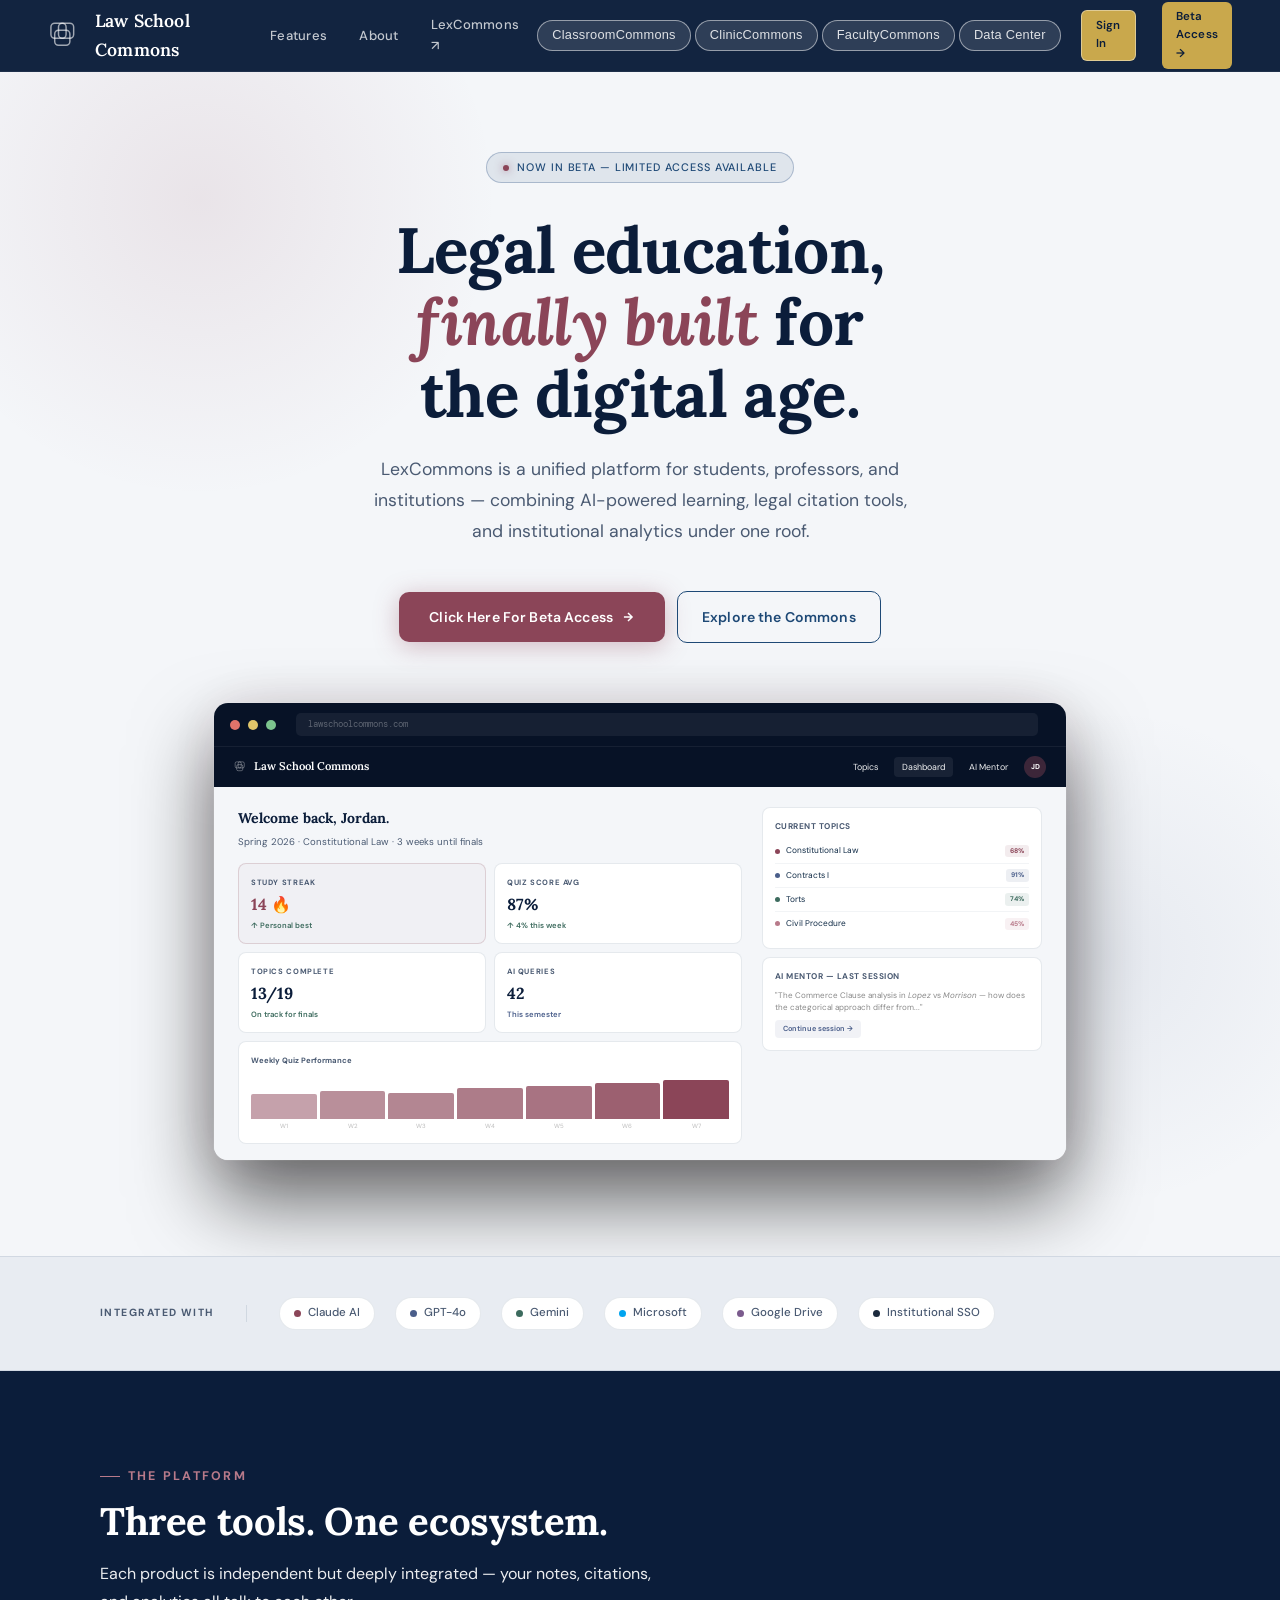
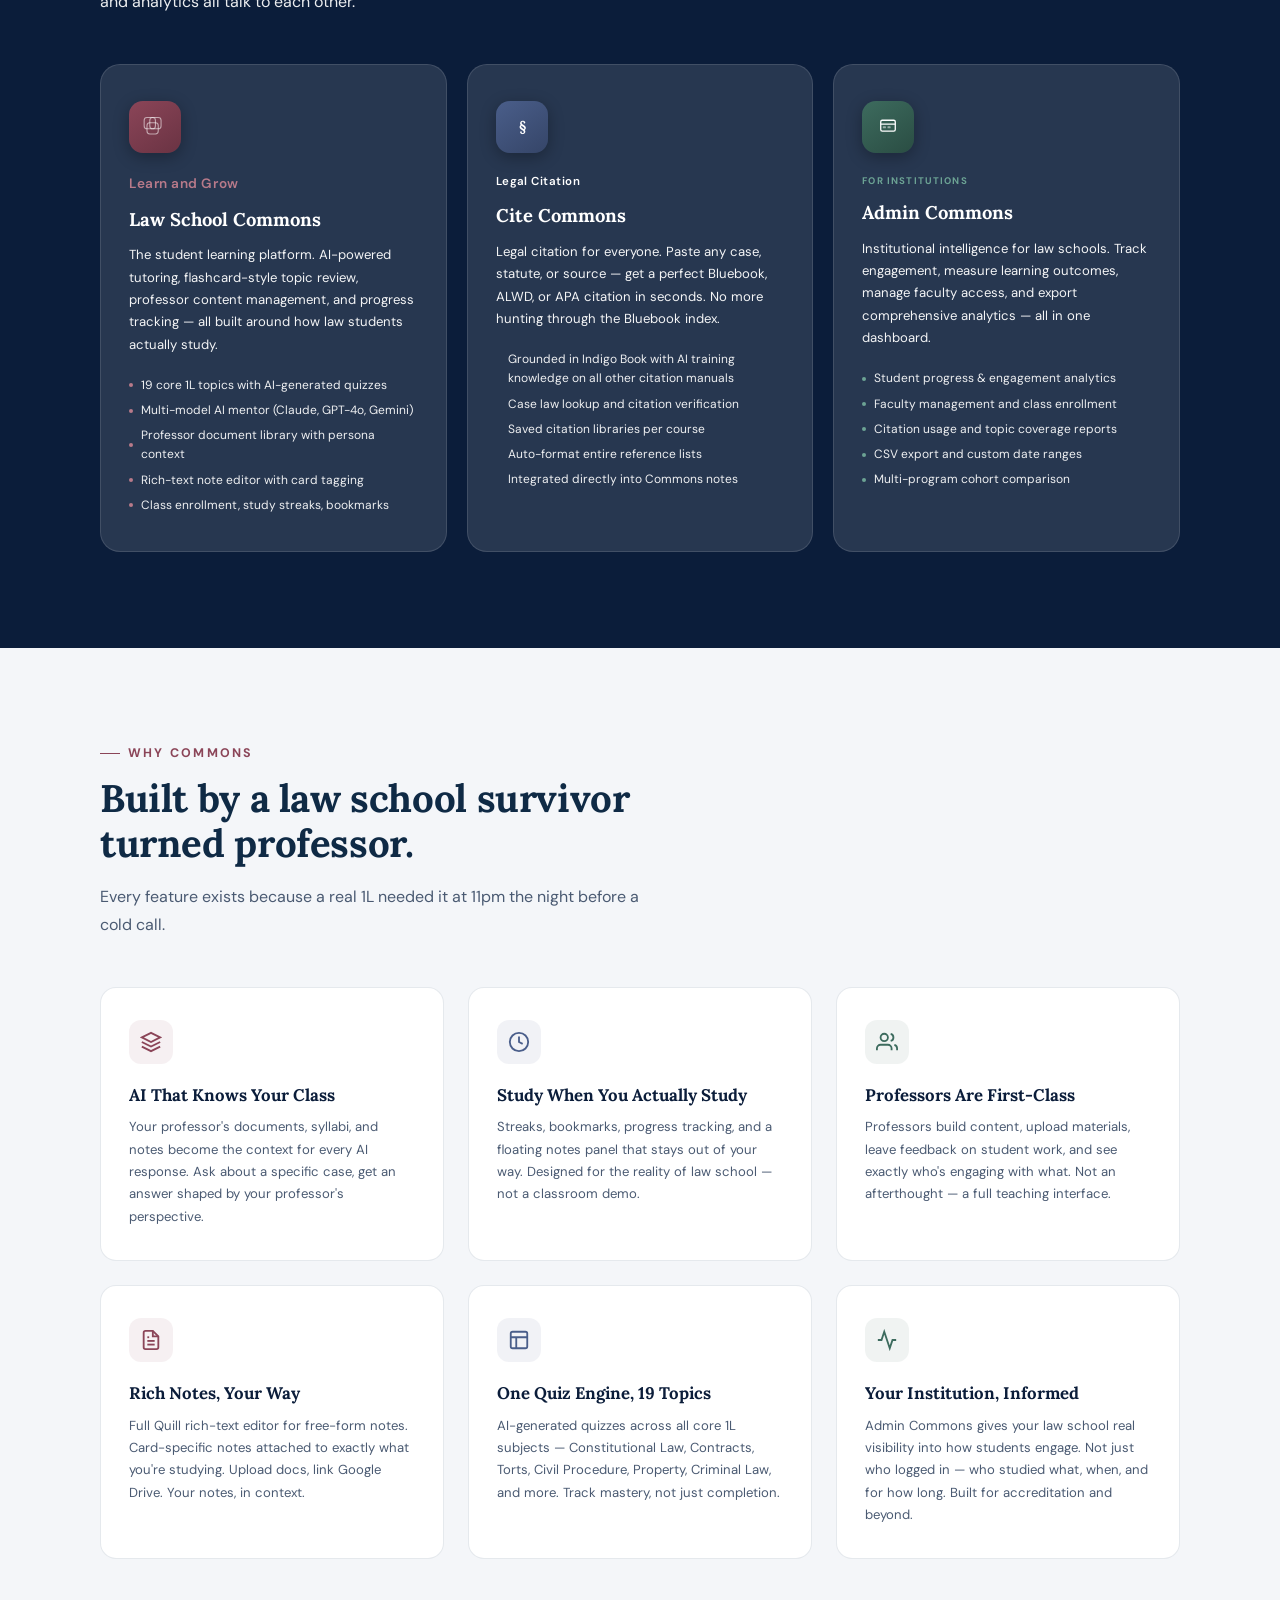
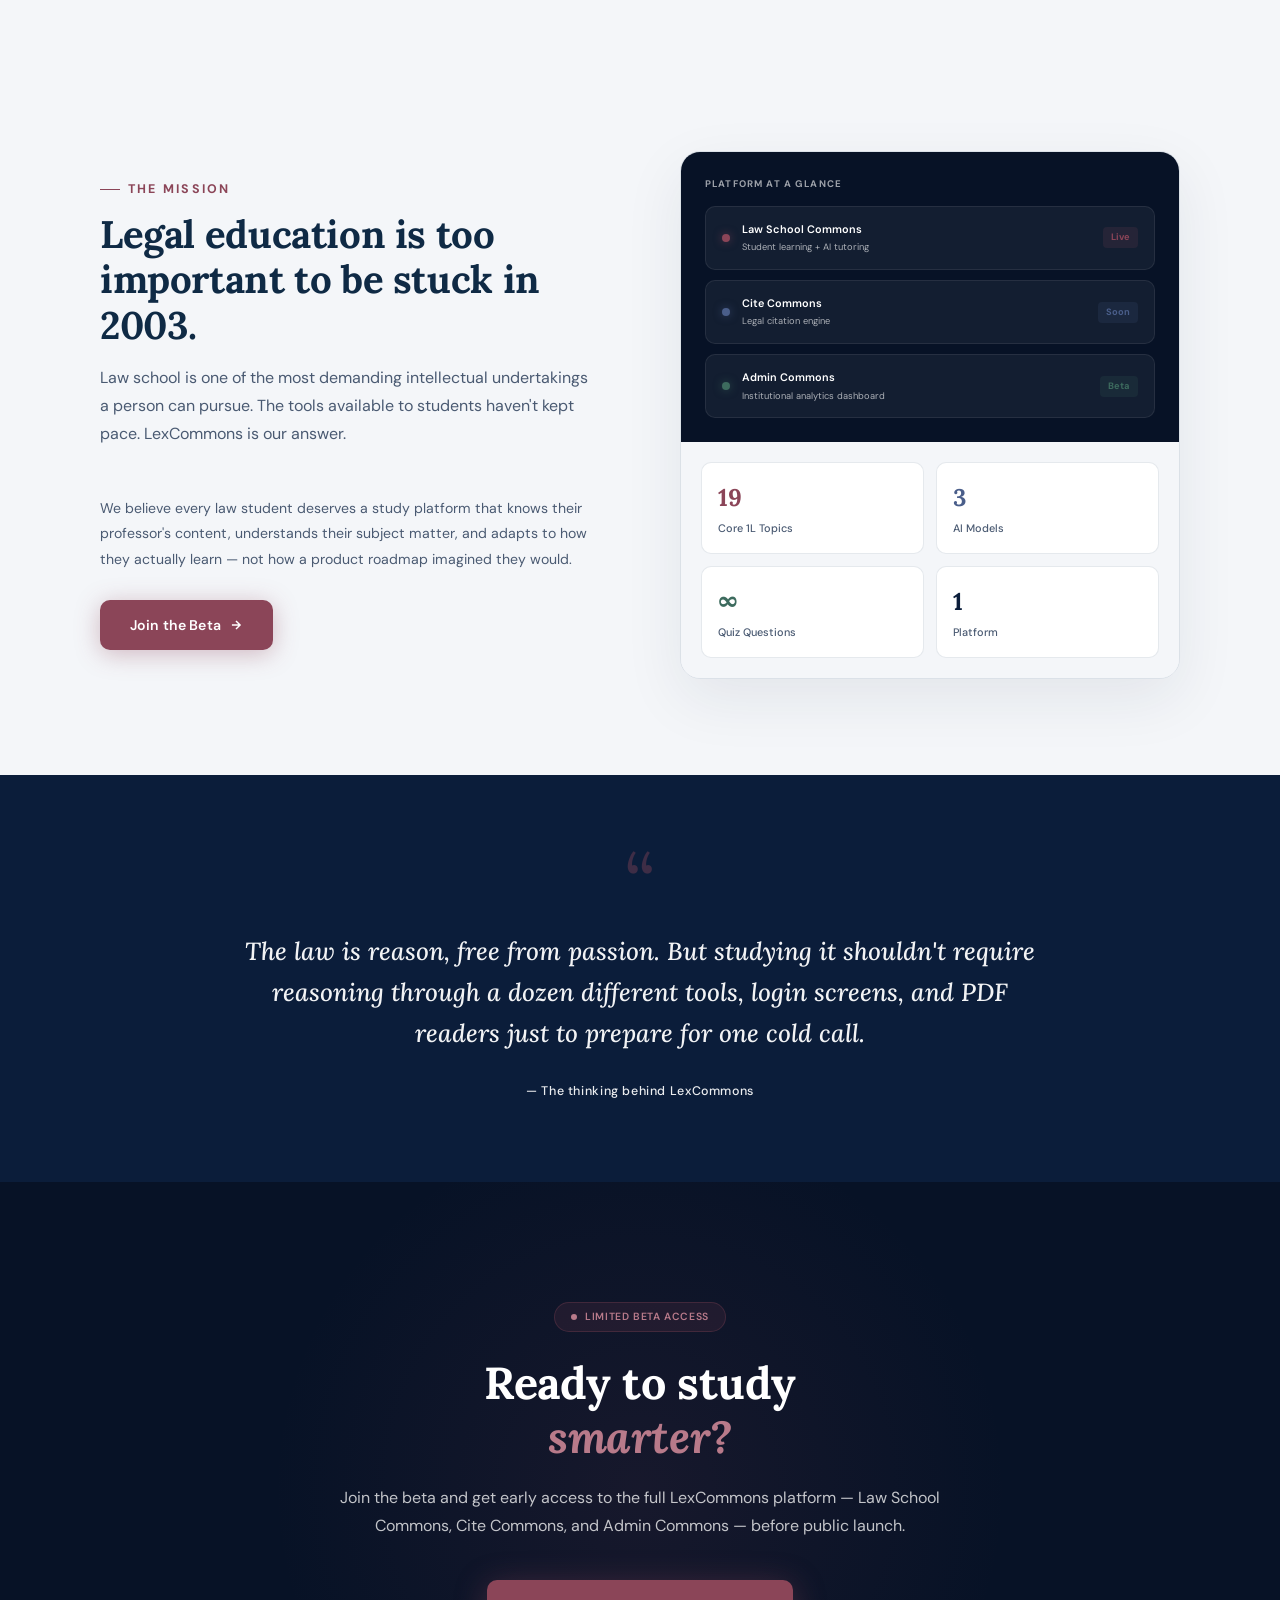
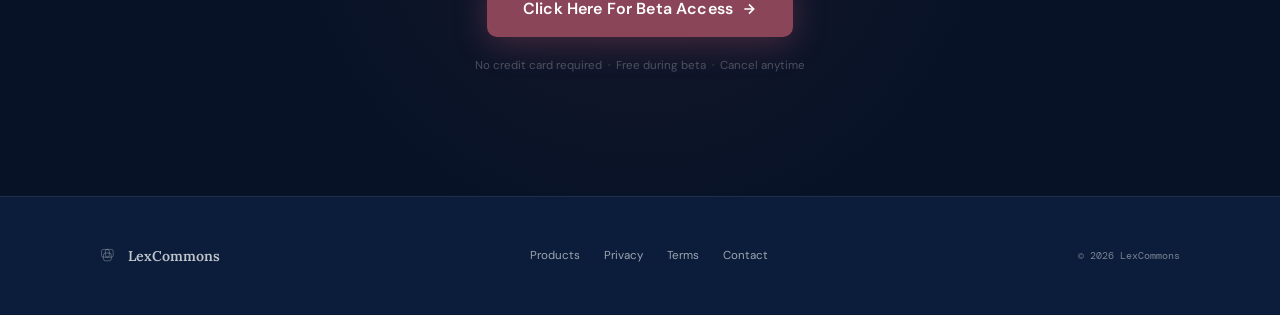
<file: lscommons.html>
<!DOCTYPE html>
<html lang="en">
<head>
<meta charset="UTF-8">
<meta name="viewport" content="width=device-width, initial-scale=1.0">
<title>Law School Commons — AI-Powered Legal Education</title>
<link href="https://fonts.googleapis.com/css2?family=Lora:ital,wght@0,400;0,500;0,600;0,700;1,400;1,500&family=DM+Sans:wght@300;400;500;600&family=DM+Mono:wght@400;500&display=swap" rel="stylesheet">
<link rel="stylesheet" href="/lc-theme.css">
<style>
*, *::before, *::after { margin: 0; padding: 0; box-sizing: border-box; }
html { scroll-behavior: smooth; font-size: 16px; }

:root {
  --navy:    #0b1d3a;
  --navy-md: #122444;
  --navy-dk: #071226;
  --gold:    #c9a84c;
  --gold-dk: #a8893c;
  --claret:  #8B4558;
  --claret-lt:#B87A8A;
  --claret-bg:rgba(139,69,88,0.08);
  --sage:    #3D6B5E;
  --linen:   #f4f6f9;
  --linen-dk:#e8ecf2;
  --text:    #1a2a42;
  --muted:   #4a5a72;
  --border:  rgba(44,74,110,0.12);
  --border-lt:rgba(44,74,110,0.06);
}

body {
  font-family: 'DM Sans', sans-serif;
  background: var(--linen);
  color: var(--text);
  line-height: 1.6;
  overflow-x: hidden;
}

/* ── TYPOGRAPHY ── */
.serif { font-family: 'Lora', serif; }
.mono  { font-family: 'DM Mono', monospace; }

/* ── NAV ── */
nav {
  position: fixed; top: 0; left: 0; right: 0; z-index: 200;
  padding: 0 48px;
  height: 72px;
  display: flex; align-items: center; gap: 0;
  background: rgba(30,73,118,0.97);
  backdrop-filter: blur(16px) saturate(180%);
  border-bottom: 1px solid rgba(255,255,255,0.06);
}
.nav-logo {
  display: flex; align-items: center; gap: 12px;
  text-decoration: none; margin-right: auto;
}
.nav-logo-text {
  font-family: 'Lora', serif; font-weight: 600; font-size: 1.1rem;
  color: #fff; letter-spacing: 0.01em;
}
.nav-links { display: flex; align-items: center; gap: 4px; }
.nav-links a {
  font-size: 0.82rem; font-weight: 500; color: rgba(255,255,255,0.75);
  text-decoration: none; padding: 6px 14px; border-radius: 6px;
  transition: color 0.2s, background 0.2s; letter-spacing: 0.02em;
}
.nav-links a:hover { color: #fff; background: rgba(255,255,255,0.07); }
.nav-cta {
  margin-left: 16px; padding: 9px 22px;
  background: var(--claret); color: #fff !important;
  border-radius: 7px; font-weight: 600 !important;
  font-size: 0.72rem !important; letter-spacing: 0.02em;
  transition: background 0.2s, opacity 0.2s !important;
}
.nav-cta:hover { background: #a0506a !important; opacity: 1 !important; }

/* ── HERO ── */
.hero {
  min-height: 100vh;
  background: var(--linen);
  display: flex; flex-direction: column;
  position: relative; overflow: hidden;
  padding-top: 72px;
}

/* grid removed */

/* Glow orbs */
.hero-glow-1 {
  position: absolute; width: 600px; height: 600px; border-radius: 50%;
  background: radial-gradient(circle, rgba(139,69,88,0.10) 0%, transparent 70%);
  top: -100px; left: -100px; pointer-events: none;
  animation: drift1 18s ease-in-out infinite;
}
.hero-glow-2 {
  position: absolute; width: 500px; height: 500px; border-radius: 50%;
  background: radial-gradient(circle, rgba(74,94,138,0.08) 0%, transparent 70%);
  bottom: 50px; right: -80px; pointer-events: none;
  animation: drift2 22s ease-in-out infinite;
}

@keyframes drift1 {
  0%, 100% { transform: translate(0, 0); }
  50% { transform: translate(40px, 30px); }
}
@keyframes drift2 {
  0%, 100% { transform: translate(0, 0); }
  50% { transform: translate(-30px, -40px); }
}

.hero-inner {
  flex: 1; display: flex; flex-direction: column;
  align-items: center; justify-content: center;
  padding: 80px 24px 60px;
  position: relative; z-index: 2;
  text-align: center;
}

.hero-eyebrow {
  display: inline-flex; align-items: center; gap: 8px;
  background: rgba(44,82,130,0.1);
  border: 1px solid rgba(44,82,130,0.3);
  border-radius: 100px; padding: 6px 16px;
  font-size: 0.68rem; font-weight: 500;
  color: #1E4976;
  letter-spacing: 0.08em; text-transform: uppercase;
  margin-bottom: 32px;
  animation: fadeUp 0.8s ease both;
}
.hero-eyebrow-dot {
  width: 6px; height: 6px; border-radius: 50%;
  background: var(--claret); flex-shrink: 0;
  box-shadow: 0 0 8px rgba(139,69,88,0.7);
  animation: pulse 2s ease infinite;
}
@keyframes pulse {
  0%, 100% { opacity: 1; }
  50% { opacity: 0.4; }
}

.hero-h1 {
  font-family: 'Lora', serif;
  font-size: clamp(2.4rem, 5vw, 4.2rem);
  font-weight: 700; line-height: 1.12;
  color: var(--navy); letter-spacing: -0.01em;
  max-width: 820px; margin-bottom: 24px;
  animation: fadeUp 0.8s 0.1s ease both;
}
.hero-h1 em {
  font-style: italic; color: var(--claret);
}

.hero-sub {
  font-size: clamp(0.95rem, 1.6vw, 1.1rem);
  color: var(--muted);
  max-width: 540px; line-height: 1.75;
  margin-bottom: 44px;
  animation: fadeUp 0.8s 0.2s ease both;
}

.hero-cta-row {
  display: flex; gap: 12px; align-items: center; justify-content: center;
  flex-wrap: wrap;
  animation: fadeUp 0.8s 0.3s ease both;
}
.btn-primary {
  display: inline-flex; align-items: center; gap: 8px;
  padding: 14px 30px; border-radius: 10px;
  background: var(--claret); color: #fff;
  font-family: 'DM Sans', sans-serif;
  font-weight: 600; font-size: 0.88rem;
  text-decoration: none; border: none; cursor: pointer;
  transition: transform 0.2s, box-shadow 0.2s, background 0.2s;
  box-shadow: 0 4px 24px rgba(139,69,88,0.35);
  letter-spacing: 0.01em;
}
.btn-primary:hover {
  background: #a0506a;
  transform: translateY(-2px);
  box-shadow: 0 8px 32px rgba(139,69,88,0.45);
}
.btn-ghost {
  display: inline-flex; align-items: center; gap: 8px;
  padding: 14px 24px; border-radius: 10px;
  background: transparent; color: rgba(255,255,255,0.95);
  font-weight: 500; font-size: 0.88rem;
  text-decoration: none; border: 1px solid rgba(255,255,255,0.25);
  transition: border-color 0.2s, color 0.2s, background 0.2s;
  letter-spacing: 0.01em;
}
.btn-ghost:hover {
  border-color: rgba(255,255,255,0.75);
  color: #fff;
  background: rgba(255,255,255,0.08);
}

@keyframes fadeUp {
  from { opacity: 0; transform: translateY(20px); }
  to   { opacity: 1; transform: translateY(0); }
}

/* ── HERO BROWSER MOCKUP ── */
.hero-mockup {
  width: 100%; max-width: 900px; margin: 52px auto 0;
  position: relative; z-index: 2;
  animation: fadeUp 0.9s 0.5s ease both;
}
.mockup-shadow {
  border-radius: 14px;
  box-shadow:
    0 0 0 1px rgba(255,255,255,0.07),
    0 40px 80px rgba(0,0,0,0.6),
    0 0 60px rgba(139,69,88,0.08);
  overflow: hidden;
}
.mockup-bar {
  background: var(--navy-dk); padding: 10px 16px;
  display: flex; align-items: center; gap: 8px;
  border-bottom: 1px solid rgba(255,255,255,0.06);
}
.mdot { width: 10px; height: 10px; border-radius: 50%; }
.mdot.r { background: #e0736a; }
.mdot.y { background: #e0c56a; }
.mdot.g { background: #7cc48e; }
.mockup-url {
  flex: 1; margin: 0 12px; background: rgba(255,255,255,0.06);
  border-radius: 5px; padding: 4px 12px;
  font-family: 'DM Mono', monospace; font-size: 0.58rem;
  color: rgba(255,255,255,0.3);
}
.mockup-body {
  background: var(--linen);
}
/* Mini nav inside mockup */
.mm-nav {
  background: var(--navy-dk); padding: 0 20px; height: 40px;
  display: flex; align-items: center; gap: 8px;
}
.mm-nav-brand {
  display: flex; align-items: center; gap: 6px;
  font-family: 'Lora', serif; font-size: 0.7rem; font-weight: 600; color: #fff;
  margin-right: auto;
}
.mm-link { font-size: 0.55rem; color: rgba(255,255,255,0.92); padding: 3px 8px; border-radius: 4px; }
.mm-link.act { color: rgba(255,255,255,0.95); background: rgba(255,255,255,0.07); }
.mm-avatar {
  width: 22px; height: 22px; border-radius: 50%; background: rgba(139,69,88,0.4);
  display: flex; align-items: center; justify-content: center;
  font-size: 0.45rem; color: #fff; font-weight: 700;
}
/* Mockup content */
.mm-content { padding: 20px 24px 16px; display: grid; grid-template-columns: 1fr 280px; gap: 20px; }
.mm-main-title {
  font-family: 'Lora', serif; font-size: 0.88rem; font-weight: 700;
  color: var(--navy); margin-bottom: 4px;
}
.mm-sub { font-size: 0.6rem; color: var(--muted); margin-bottom: 14px; }
.mm-cards { display: grid; grid-template-columns: 1fr 1fr; gap: 8px; }
.mm-card {
  background: #fff; border-radius: 8px; padding: 12px;
  border: 1px solid var(--border);
}
.mm-card-label {
  font-size: 0.48rem; font-weight: 700; text-transform: uppercase;
  letter-spacing: 0.08em; color: var(--muted); margin-bottom: 4px;
}
.mm-card-val {
  font-family: 'Lora', serif; font-size: 1rem; font-weight: 700;
  color: var(--navy);
}
.mm-card-delta { font-size: 0.48rem; color: var(--sage); font-weight: 600; margin-top: 1px; }
.mm-card.accent { border-color: rgba(139,69,88,0.2); background: rgba(139,69,88,0.03); }
.mm-card.accent .mm-card-val { color: var(--claret); }
/* Mini chart */
.mm-chart {
  background: #fff; border-radius: 8px; padding: 12px;
  border: 1px solid var(--border); margin-top: 8px;
}
.mm-chart-label { font-size: 0.48rem; font-weight: 700; color: var(--muted); margin-bottom: 8px; }
.mm-bars {
  display: flex; align-items: flex-end; gap: 3px; height: 44px;
}
.mm-bar { flex: 1; border-radius: 2px 2px 0 0; min-height: 3px; }
.mm-bar-label { display: flex; gap: 3px; margin-top: 3px; }
.mm-bar-lbl { flex: 1; text-align: center; font-size: 0.38rem; color: #bbb; }
/* Sidebar */
.mm-sidebar { display: flex; flex-direction: column; gap: 8px; }
.mm-side-card {
  background: #fff; border-radius: 8px; padding: 12px;
  border: 1px solid var(--border);
}
.mm-side-card h4 {
  font-size: 0.52rem; font-weight: 700; text-transform: uppercase;
  letter-spacing: 0.06em; margin-bottom: 6px; color: var(--muted);
}
.mm-topic-item {
  display: flex; align-items: center; gap: 6px;
  padding: 5px 0; border-bottom: 1px solid var(--border-lt);
  font-size: 0.52rem;
}
.mm-topic-item:last-child { border-bottom: none; }
.mm-topic-dot { width: 5px; height: 5px; border-radius: 50%; flex-shrink: 0; }
.mm-progress-wrap { margin-top: 3px; height: 3px; background: #f0ede8; border-radius: 2px; }
.mm-progress-bar { height: 100%; border-radius: 2px; }
.mm-badge {
  margin-left: auto; font-size: 0.42rem; font-weight: 700;
  padding: 1px 5px; border-radius: 3px;
}

/* ── SECTION STYLES ── */
section { padding: 96px 24px; }
.section-inner { max-width: 1080px; margin: 0 auto; }

.s-eyebrow {
  font-size: 0.78rem; font-weight: 700; text-transform: uppercase;
  letter-spacing: 0.18em; color: var(--claret); margin-bottom: 12px;
  display: flex; align-items: center; gap: 8px;
}
.s-eyebrow::before {
  content: ''; width: 20px; height: 1px; background: var(--claret);
}
.s-title {
  font-family: 'Lora', serif; font-size: clamp(1.8rem, 3vw, 2.6rem);
  font-weight: 700; line-height: 1.18; margin-bottom: 16px;
  letter-spacing: -0.01em;
}
.s-desc {
  font-size: 1rem; color: var(--muted); max-width: 560px;
  line-height: 1.75; margin-bottom: 48px;
}

/* ── PRODUCTS SECTION ── */
.products-section { background: var(--navy); color: white; }
.products-section .s-title { color: #fff; }
.products-section .s-desc { color: rgba(255,255,255,0.92); }
.products-section .s-eyebrow { color: var(--claret-lt); }
.products-section .s-eyebrow::before { background: var(--claret-lt); }
.lc-light .products-section { background: #0b1d3a !important; }

.products-grid {
  display: grid; grid-template-columns: repeat(3, 1fr); gap: 20px;
}
.product-card {
  border-radius: 20px; padding: 36px 28px;
  border: 1px solid rgba(255,255,255,0.12);
  background: rgba(240,242,245,0.12);
  transition: transform 0.3s, border-color 0.3s, background 0.3s;
  position: relative; overflow: hidden;
}
.product-card::before {
  content: '';
  position: absolute; top: -60px; right: -60px;
  width: 200px; height: 200px; border-radius: 50%;
  opacity: 0; transition: opacity 0.4s;
}
.product-card:hover { transform: translateY(-4px); }
.product-card:hover::before { opacity: 1; }

.pc-commons::before { background: radial-gradient(circle, rgba(139,69,88,0.15) 0%, transparent 70%); }
.pc-cite::before    { background: radial-gradient(circle, rgba(74,94,138,0.15) 0%, transparent 70%); }
.pc-admin::before   { background: radial-gradient(circle, rgba(61,107,94,0.15) 0%, transparent 70%); }

.pc-commons:hover { border-color: rgba(139,69,88,0.5); background: rgba(139,69,88,0.12); }
.pc-cite:hover    { border-color: rgba(74,94,138,0.5);  background: rgba(74,94,138,0.12); }
.pc-admin:hover   { border-color: rgba(61,107,94,0.5);  background: rgba(61,107,94,0.12); }

.product-icon-wrap {
  width: 52px; height: 52px; border-radius: 14px;
  display: flex; align-items: center; justify-content: center;
  margin-bottom: 20px;
  box-shadow: 0 4px 16px rgba(0,0,0,0.3);
}
.product-tag {
  font-size: 0.6rem; font-weight: 700; text-transform: uppercase;
  letter-spacing: 0.12em; margin-bottom: 10px; opacity: 1;
}
.product-name {
  font-family: 'Lora', serif; font-size: 1.15rem; font-weight: 700;
  color: #fff; margin-bottom: 10px;
}
.product-desc {
  font-size: 0.82rem; color: rgba(255,255,255,0.95);
  line-height: 1.7; margin-bottom: 20px;
}
.product-features { list-style: none; display: flex; flex-direction: column; gap: 6px; }
.product-features li {
  font-size: 0.75rem; color: rgba(255,255,255,0.92);
  display: flex; align-items: center; gap: 8px;
}
.product-features li::before {
  content: ''; width: 4px; height: 4px; border-radius: 50%;
  flex-shrink: 0;
}
.pc-commons .product-features li::before { background: var(--claret-lt); }
.pc-cite    .product-features li::before { background: var(--ink-lt); }
.pc-admin   .product-features li::before { background: #6CA394; }

/* ── FEATURES SECTION ── */
.features-section { background: var(--linen); }

.features-grid {
  display: grid; grid-template-columns: repeat(3, 1fr);
  gap: 24px; margin-top: 0;
}
.feature-card {
  padding: 32px 28px; border-radius: 16px;
  background: #fff; border: 1px solid var(--border);
  transition: box-shadow 0.3s, transform 0.3s;
}
.feature-card:hover {
  box-shadow: 0 8px 40px rgba(27,42,61,0.08);
  transform: translateY(-2px);
}
.feature-icon {
  width: 44px; height: 44px; border-radius: 12px;
  display: flex; align-items: center; justify-content: center;
  margin-bottom: 18px;
}
.feature-title {
  font-family: 'Lora', serif; font-size: 1.05rem; font-weight: 700;
  margin-bottom: 8px; color: var(--navy);
}
.feature-desc {
  font-size: 0.82rem; color: var(--muted); line-height: 1.7;
}

/* ── SPLIT SECTION ── */
.split-section { background: var(--linen); }
.split-grid {
  display: grid; grid-template-columns: 1fr 1fr; gap: 80px;
  align-items: center;
}
.split-visual {
  border-radius: 20px; overflow: hidden;
  border: 1px solid var(--border);
  box-shadow: 0 20px 60px rgba(27,42,61,0.08);
}
.split-visual-inner {
  background: var(--navy-dk); padding: 24px;
}
.split-stat-grid {
  display: grid; grid-template-columns: 1fr 1fr; gap: 12px; padding: 20px;
  background: var(--linen);
}
.split-stat {
  background: #fff; border-radius: 10px; padding: 16px;
  border: 1px solid var(--border);
}
.split-stat-num {
  font-family: 'Lora', serif; font-size: 1.5rem; font-weight: 700;
}
.split-stat-label {
  font-size: 0.68rem; color: var(--muted); font-weight: 500; margin-top: 2px;
}

/* ── QUOTE SECTION ── */
.quote-section {
  background: var(--navy);
  padding: 80px 24px;
}
.quote-inner {
  max-width: 800px; margin: 0 auto; text-align: center;
}
.quote-mark {
  font-family: 'Lora', serif; font-size: 5rem; line-height: 0.7;
  color: var(--claret); opacity: 0.4; margin-bottom: 20px;
  display: block;
}
.quote-text {
  font-family: 'Lora', serif; font-size: clamp(1.2rem, 2vw, 1.55rem);
  font-weight: 500; font-style: italic; color: rgba(255,255,255,0.95);
  line-height: 1.65; margin-bottom: 28px;
}
.quote-attribution {
  font-size: 0.78rem; color: rgba(255,255,255,0.92); font-weight: 500;
  letter-spacing: 0.05em;
}

/* ── TOOLS STRIP ── */
.tools-strip {
  background: var(--linen-dk);
  padding: 40px 24px;
  border-top: 1px solid var(--border);
  border-bottom: 1px solid var(--border);
}
.tools-inner {
  max-width: 1080px; margin: 0 auto;
  display: flex; align-items: center; gap: 32px; flex-wrap: wrap;
}
.tools-label {
  font-size: 0.65rem; font-weight: 700; text-transform: uppercase;
  letter-spacing: 0.14em; color: var(--muted); white-space: nowrap;
  padding-right: 32px; border-right: 1px solid var(--border);
}
.tools-list { display: flex; gap: 20px; flex-wrap: wrap; align-items: center; }
.tool-chip {
  display: flex; align-items: center; gap: 7px;
  font-size: 0.72rem; font-weight: 500; color: var(--muted);
  padding: 6px 14px; border-radius: 100px;
  background: #fff; border: 1px solid var(--border);
}
.tool-chip-dot {
  width: 7px; height: 7px; border-radius: 50%; flex-shrink: 0;
}

/* ── CTA SECTION ── */
.cta-section {
  background: var(--navy-dk);
  padding: 120px 24px;
  position: relative; overflow: hidden;
}
.cta-section::before {
  content: '';
  position: absolute;
  width: 800px; height: 800px; border-radius: 50%;
  background: radial-gradient(circle, rgba(139,69,88,0.12) 0%, transparent 65%);
  top: 50%; left: 50%; transform: translate(-50%, -50%);
  pointer-events: none;
}
.cta-inner {
  max-width: 640px; margin: 0 auto; text-align: center;
  position: relative; z-index: 2;
}
.cta-title {
  font-family: 'Lora', serif; font-size: clamp(2rem, 3.5vw, 3rem);
  font-weight: 700; color: #fff; line-height: 1.2; margin-bottom: 20px;
  letter-spacing: -0.01em;
}
.cta-title em { font-style: italic; color: var(--claret-lt); }
.cta-sub {
  font-size: 1rem; color: rgba(255,255,255,0.75);
  line-height: 1.75; margin-bottom: 40px;
}
.cta-badge {
  display: inline-flex; align-items: center; gap: 8px;
  background: rgba(139,69,88,0.15); border: 1px solid rgba(139,69,88,0.3);
  border-radius: 100px; padding: 6px 16px;
  font-size: 0.65rem; font-weight: 600; color: var(--claret-lt);
  letter-spacing: 0.06em; text-transform: uppercase;
  margin-bottom: 24px;
}

/* ── FOOTER ── */
footer {
  background: var(--navy-dk);
  border-top: 1px solid rgba(255,255,255,0.06);
  padding: 48px;
}
.footer-inner {
  max-width: 1080px; margin: 0 auto;
  display: flex; align-items: center; justify-content: space-between;
  gap: 24px; flex-wrap: wrap;
}
.footer-brand {
  display: flex; align-items: center; gap: 10px;
  font-family: 'Lora', serif; font-size: 0.88rem; font-weight: 600;
  color: rgba(255,255,255,0.75);
}
.footer-links { display: flex; gap: 24px; flex-wrap: wrap; }
.footer-links a {
  font-size: 0.72rem; color: rgba(255,255,255,0.55); text-decoration: none;
  transition: color 0.2s;
}
.footer-links a:hover { color: rgba(255,255,255,0.6); }
.footer-copy {
  font-size: 0.65rem; color: rgba(255,255,255,0.45);
  font-family: 'DM Mono', monospace;
}

/* ── PRODUCT SWITCHER ── */
.nav-switcher {
  display: flex; align-items: center;
  gap: 0; margin-right: 12px;
  border-bottom: 4px solid rgba(255,255,255,0.1);
}
.nav-switch-btn {
  display: flex; align-items: center;
  padding: 0 18px; height: 72px;
  border: none; background: transparent;
  color: rgba(255,255,255,0.5);
  font-family: 'DM Sans', sans-serif;
  font-size: 0.8rem; font-weight: 500; cursor: pointer;
  transition: color 0.2s;
  white-space: nowrap;
  position: relative; top: 2px;
  border-bottom: 4px solid transparent;
  margin-bottom: -4px;
}
.nav-switch-btn.active {
  color: #fff !important;
  font-weight: 700;
}
.nav-switch-btn:hover:not(.active) {
  color: rgba(255,255,255,0.8);
}

/* ── PRODUCT PAGES ── */
.product-page { display: none; }
.product-page.active { display: block; }

/* Cite Commons hero accent */
.hero-cite { --hero-accent: #4A5E8A; }
.hero-admin { --hero-accent: #3D6B5E; }


.reveal {
  opacity: 1; transform: translateY(0);
  transition: opacity 0.6s ease, transform 0.6s ease;
}
.reveal.visible { opacity: 1; transform: translateY(0); }

.reveal-delay-1 { transition-delay: 0.1s; }
.reveal-delay-2 { transition-delay: 0.2s; }
.reveal-delay-3 { transition-delay: 0.3s; }

/* ── RESPONSIVE ── */
@media (max-width: 900px) {
  nav { padding: 0 24px; }
  .nav-links a:not(.nav-cta) { display: none; }
  .nav-links { display: flex; }
  .products-grid { grid-template-columns: 1fr; }
  .features-grid { grid-template-columns: 1fr 1fr; }
  .split-grid { grid-template-columns: 1fr; gap: 48px; }
  .mm-content { grid-template-columns: 1fr; }
  .mm-sidebar { display: none; }
}
@media (max-width: 600px) {
  .features-grid { grid-template-columns: 1fr; }
  section { padding: 64px 20px; }
  .split-stat-grid { grid-template-columns: 1fr 1fr; }
}
</style>
  <link rel="stylesheet" href="/lc-theme.css">
</head>
<body>
<nav>
  <a href="#" class="nav-logo">
    <svg width="40" height="40" viewBox="0 0 120 120">
      <rect x="10" y="16" width="52" height="52" rx="13" fill="none" stroke="rgba(255,255,255,0.6)" stroke-width="5"/>
      <rect x="36" y="16" width="52" height="52" rx="13" fill="none" stroke="rgba(255,255,255,0.6)" stroke-width="5"/>
      <rect x="23" y="40" width="52" height="52" rx="13" fill="none" stroke="rgba(255,255,255,0.6)" stroke-width="5"/>
    </svg>
    <span class="nav-logo-text">Law School Commons</span>
  </a>
  <div class="nav-links">
    <a href="#features">Features</a>
    <a href="#about">About</a>
    <a href="lexcommons.html">LexCommons ↗</a>
    
    <a href="https://classroom.lexcommons.org" style="display:inline-block;padding:4px 14px;border-radius:999px;background:rgba(255,255,255,0.12);border:1px solid rgba(255,255,255,0.5);color:rgba(255,255,255,0.85);font-size:0.8rem;font-family:sans-serif;text-decoration:none;white-space:nowrap;font-weight:500;">ClassroomCommons</a>
    <a href="https://clinic.lexcommons.org" style="display:inline-block;padding:4px 14px;border-radius:999px;background:rgba(255,255,255,0.12);border:1px solid rgba(255,255,255,0.5);color:rgba(255,255,255,0.85);font-size:0.8rem;font-family:sans-serif;text-decoration:none;white-space:nowrap;font-weight:500;">ClinicCommons</a>
    <a href="https://faculty.lexcommons.org" style="display:inline-block;padding:4px 14px;border-radius:999px;background:rgba(255,255,255,0.12);border:1px solid rgba(255,255,255,0.5);color:rgba(255,255,255,0.85);font-size:0.8rem;font-family:sans-serif;text-decoration:none;white-space:nowrap;font-weight:500;">FacultyCommons</a>
    <a href="https://data.lexcommons.org" style="display:inline-block;padding:4px 14px;border-radius:999px;background:rgba(255,255,255,0.12);border:1px solid rgba(255,255,255,0.5);color:rgba(255,255,255,0.85);font-size:0.8rem;font-family:sans-serif;text-decoration:none;white-space:nowrap;font-weight:500;">Data Center</a>
    <a href="https://ops.lexcommons.org/login" class="nav-cta" style="background:transparent;border:1px solid rgba(255,255,255,0.4);margin-right:6px;">Sign In</a><a href="https://lawschoolcommons.com/" class="nav-cta">Beta Access →</a>
  </div>
</nav>
<!-- ─── HERO ─── -->
<section class="hero" id="top">
  <div class="hero-glow-1"></div>
  <div class="hero-glow-2"></div>

  <div class="hero-inner">
    <div class="hero-eyebrow">
      <span class="hero-eyebrow-dot"></span>
      Now in beta — limited access available
    </div>
    <h1 class="hero-h1 serif">
      Legal education,<br><em>finally built</em> for<br>the digital age.
    </h1>
    <p class="hero-sub">
      LexCommons is a unified platform for students, professors, and institutions — combining AI-powered learning, legal citation tools, and institutional analytics under one roof.
    </p>
    <div class="hero-cta-row">
      <a href="#beta" class="btn-primary">
        Click Here For Beta Access
        <svg width="14" height="14" viewBox="0 0 24 24" fill="none" stroke="currentColor" stroke-width="2.5"><path d="M5 12h14M12 5l7 7-7 7"/></svg>
      </a>
      <a href="#products" class="btn-ghost" style="color:#1E4976; border:1.5px solid #1E4976; font-weight:600;">Explore the Commons</a>
    </div>
  </div>

  <!-- Browser Mockup -->
  <div class="hero-mockup" style="padding: 0 24px 0; max-width: 900px; margin: 0 auto;">
    <div class="mockup-shadow">
      <div class="mockup-bar">
        <div class="mdot r"></div><div class="mdot y"></div><div class="mdot g"></div>
        <div class="mockup-url">lawschoolcommons.com</div>
      </div>
      <div class="mockup-body">
        <div class="mm-nav">
          <div class="mm-nav-brand">
            <svg width="14" height="14" viewBox="0 0 120 120">
              <rect x="10" y="16" width="52" height="52" rx="13" fill="none" stroke="rgba(255,255,255,0.45)" stroke-width="6"/>
              <rect x="36" y="16" width="52" height="52" rx="13" fill="none" stroke="rgba(255,255,255,0.45)" stroke-width="6"/>
              <rect x="23" y="40" width="52" height="52" rx="13" fill="none" stroke="rgba(255,255,255,0.45)" stroke-width="6"/>
            </svg>
            Law School Commons
          </div>
          <span class="mm-link">Topics</span>
          <span class="mm-link act">Dashboard</span>
          <span class="mm-link">AI Mentor</span>
          <div class="mm-avatar">JD</div>
        </div>
        <div class="mm-content">
          <div>
            <div class="mm-main-title">Welcome back, Jordan.</div>
            <div class="mm-sub">Spring 2026 · Constitutional Law · 3 weeks until finals</div>
            <div class="mm-cards">
              <div class="mm-card accent">
                <div class="mm-card-label">Study Streak</div>
                <div class="mm-card-val" style="color:#8B4558;">14 🔥</div>
                <div class="mm-card-delta" style="color:#3D6B5E;">↑ Personal best</div>
              </div>
              <div class="mm-card">
                <div class="mm-card-label">Quiz Score Avg</div>
                <div class="mm-card-val">87%</div>
                <div class="mm-card-delta">↑ 4% this week</div>
              </div>
              <div class="mm-card">
                <div class="mm-card-label">Topics Complete</div>
                <div class="mm-card-val">13/19</div>
                <div class="mm-card-delta">On track for finals</div>
              </div>
              <div class="mm-card">
                <div class="mm-card-label">AI Queries</div>
                <div class="mm-card-val">42</div>
                <div class="mm-card-delta" style="color:#4A5E8A;">This semester</div>
              </div>
            </div>
            <div class="mm-chart">
              <div class="mm-chart-label">Weekly Quiz Performance</div>
              <div class="mm-bars">
                <div class="mm-bar" style="background:#8B4558; height:55%; opacity:0.5;"></div>
                <div class="mm-bar" style="background:#8B4558; height:62%; opacity:0.6;"></div>
                <div class="mm-bar" style="background:#8B4558; height:58%; opacity:0.65;"></div>
                <div class="mm-bar" style="background:#8B4558; height:70%; opacity:0.7;"></div>
                <div class="mm-bar" style="background:#8B4558; height:75%; opacity:0.75;"></div>
                <div class="mm-bar" style="background:#8B4558; height:80%; opacity:0.85;"></div>
                <div class="mm-bar" style="background:#8B4558; height:87%; opacity:1;"></div>
              </div>
              <div class="mm-bar-label">
                <div class="mm-bar-lbl">W1</div><div class="mm-bar-lbl">W2</div>
                <div class="mm-bar-lbl">W3</div><div class="mm-bar-lbl">W4</div>
                <div class="mm-bar-lbl">W5</div><div class="mm-bar-lbl">W6</div>
                <div class="mm-bar-lbl">W7</div>
              </div>
            </div>
          </div>
          <div class="mm-sidebar">
            <div class="mm-side-card">
              <h4>Current Topics</h4>
              <div class="mm-topic-item">
                <div class="mm-topic-dot" style="background:#8B4558;"></div>
                <span>Constitutional Law</span>
                <div class="mm-badge" style="background:rgba(139,69,88,0.1);color:#8B4558;">68%</div>
              </div>
              <div class="mm-topic-item">
                <div class="mm-topic-dot" style="background:#4A5E8A;"></div>
                <span>Contracts I</span>
                <div class="mm-badge" style="background:rgba(74,94,138,0.1);color:#4A5E8A;">91%</div>
              </div>
              <div class="mm-topic-item">
                <div class="mm-topic-dot" style="background:#3D6B5E;"></div>
                <span>Torts</span>
                <div class="mm-badge" style="background:rgba(61,107,94,0.1);color:#3D6B5E;">74%</div>
              </div>
              <div class="mm-topic-item">
                <div class="mm-topic-dot" style="background:#B87A8A;"></div>
                <span>Civil Procedure</span>
                <div class="mm-badge" style="background:rgba(184,122,138,0.1);color:#B87A8A;">45%</div>
              </div>
            </div>
            <div class="mm-side-card">
              <h4>AI Mentor — Last Session</h4>
              <div style="font-size:0.5rem; color:#888; line-height:1.5;">
                "The Commerce Clause analysis in <em>Lopez</em> vs <em>Morrison</em> — how does the categorical approach differ from..."
              </div>
              <div style="margin-top:6px; font-size:0.46rem; padding:3px 8px; border-radius:4px; display:inline-block; background:rgba(74,94,138,0.08); color:#4A5E8A; font-weight:600;">Continue session →</div>
            </div>
          </div>
        </div>
      </div>
    </div>
  </div>
  <div style="height: 0; background: linear-gradient(to bottom, transparent, var(--linen)); position: relative; z-index: 3;"></div>
</section>

<!-- ─── TOOLS STRIP ─── -->
<div class="tools-strip">
  <div class="tools-inner">
    <div class="tools-label">Integrated with</div>
    <div class="tools-list">
      <div class="tool-chip">
        <div class="tool-chip-dot" style="background:#8B4558;"></div>
        Claude AI
      </div>
      <div class="tool-chip">
        <div class="tool-chip-dot" style="background:#4A5E8A;"></div>
        GPT-4o
      </div>
      <div class="tool-chip">
        <div class="tool-chip-dot" style="background:#3D6B5E;"></div>
        Gemini
      </div>
      <div class="tool-chip">
        <div class="tool-chip-dot" style="background:#00A4EF;"></div>
        Microsoft
      </div>
      <div class="tool-chip">
        <div class="tool-chip-dot" style="background:#7B5B8D;"></div>
        Google Drive
      </div>
      <div class="tool-chip">
        <div class="tool-chip-dot" style="background:#1b2a3d;"></div>
        Institutional SSO
      </div>
    </div>
  </div>
</div>

<!-- ─── PRODUCTS ─── -->
<section class="products-section" id="products">
  <div class="section-inner">
    <div class="s-eyebrow">The Platform</div>
    <h2 class="s-title">Three tools. One ecosystem.</h2>
    <p class="s-desc">Each product is independent but deeply integrated — your notes, citations, and analytics all talk to each other.</p>

    <div class="products-grid">
      <!-- Commons -->
      <div class="product-card pc-commons reveal">
        <div class="product-icon-wrap" style="background: linear-gradient(145deg, #8B4558, #6A3343);">
          <svg width="26" height="26" viewBox="0 0 120 120">
            <rect x="10" y="16" width="52" height="52" rx="13" fill="none" stroke="rgba(255,255,255,0.55)" stroke-width="5"/>
            <rect x="36" y="16" width="52" height="52" rx="13" fill="none" stroke="rgba(255,255,255,0.55)" stroke-width="5"/>
            <rect x="23" y="40" width="52" height="52" rx="13" fill="none" stroke="rgba(255,255,255,0.55)" stroke-width="5"/>
          </svg>
        </div>
        <div class="product-tag" style="color:var(--claret-lt); opacity:1; font-size:0.85rem; text-transform:none; letter-spacing:0.04em; font-weight:600;">Learn and Grow</div>
        <div class="product-name">Law School Commons</div>
        <div class="product-desc">The student learning platform. AI-powered tutoring, flashcard-style topic review, professor content management, and progress tracking — all built around how law students actually study.</div>
        <ul class="product-features">
          <li>19 core 1L topics with AI-generated quizzes</li>
          <li>Multi-model AI mentor (Claude, GPT-4o, Gemini)</li>
          <li>Professor document library with persona context</li>
          <li>Rich-text note editor with card tagging</li>
          <li>Class enrollment, study streaks, bookmarks</li>
        </ul>
      </div>

      <!-- Cite Commons -->
      <div class="product-card pc-cite reveal reveal-delay-1">
        <div class="product-icon-wrap" style="background: linear-gradient(145deg, #4A5E8A, #354568);">
          <svg width="26" height="26" viewBox="0 0 100 100">
            <text x="50" y="67" text-anchor="middle" font-family="Lora, serif" font-size="52" font-weight="700" fill="#fff">§</text>
          </svg>
        </div>
        <div class="product-tag" style="color:var(--ink-lt); opacity:1; font-size:0.72rem; text-transform:none; letter-spacing:0.04em; font-weight:600;">Legal Citation</div>
        <div class="product-name">Cite Commons</div>
        <div class="product-desc">Legal citation for everyone. Paste any case, statute, or source — get a perfect Bluebook, ALWD, or APA citation in seconds. No more hunting through the Bluebook index.</div>
        <ul class="product-features">
          <li>Grounded in Indigo Book with AI training knowledge on all other citation manuals</li>
          <li>Case law lookup and citation verification</li>
          <li>Saved citation libraries per course</li>
          <li>Auto-format entire reference lists</li>
          <li>Integrated directly into Commons notes</li>
        </ul>
      </div>

      <!-- Admin -->
      <div class="product-card pc-admin reveal reveal-delay-2">
        <div class="product-icon-wrap" style="background: linear-gradient(145deg, #3D6B5E, #2A4D43);">
          <svg width="26" height="26" viewBox="0 0 100 100">
            <rect x="22" y="24" width="56" height="42" rx="6" fill="none" stroke="#fff" stroke-width="5"/>
            <line x1="22" y1="39" x2="78" y2="39" stroke="#fff" stroke-width="4"/>
            <rect x="30" y="47" width="12" height="8" rx="2" fill="#fff" opacity="0.5"/>
            <rect x="48" y="47" width="12" height="8" rx="2" fill="#fff" opacity="0.5"/>
          </svg>
        </div>
        <div class="product-tag" style="color:#6CA394;">For institutions</div>
        <div class="product-name">Admin Commons</div>
        <div class="product-desc">Institutional intelligence for law schools. Track engagement, measure learning outcomes, manage faculty access, and export comprehensive analytics — all in one dashboard.</div>
        <ul class="product-features">
          <li>Student progress &amp; engagement analytics</li>
          <li>Faculty management and class enrollment</li>
          <li>Citation usage and topic coverage reports</li>
          <li>CSV export and custom date ranges</li>
          <li>Multi-program cohort comparison</li>
        </ul>
      </div>
    </div>
  </div>
</section>

<!-- ─── FEATURES ─── -->
<section class="features-section" id="features">
  <div class="section-inner">
    <div class="s-eyebrow">Why Commons</div>
    <h2 class="s-title">Built by a law school survivor<br>turned professor.</h2>
    <p class="s-desc">Every feature exists because a real 1L needed it at 11pm the night before a cold call.</p>

    <div class="features-grid">
      <div class="feature-card reveal">
        <div class="feature-icon" style="background:rgba(139,69,88,0.08);">
          <svg width="22" height="22" viewBox="0 0 24 24" fill="none" stroke="#8B4558" stroke-width="2"><path d="M12 2L2 7l10 5 10-5-10-5zM2 17l10 5 10-5M2 12l10 5 10-5"/></svg>
        </div>
        <div class="feature-title">AI That Knows Your Class</div>
        <div class="feature-desc">Your professor's documents, syllabi, and notes become the context for every AI response. Ask about a specific case, get an answer shaped by your professor's perspective.</div>
      </div>
      <div class="feature-card reveal reveal-delay-1">
        <div class="feature-icon" style="background:rgba(74,94,138,0.08);">
          <svg width="22" height="22" viewBox="0 0 24 24" fill="none" stroke="#4A5E8A" stroke-width="2"><circle cx="12" cy="12" r="10"/><path d="M12 6v6l4 2"/></svg>
        </div>
        <div class="feature-title">Study When You Actually Study</div>
        <div class="feature-desc">Streaks, bookmarks, progress tracking, and a floating notes panel that stays out of your way. Designed for the reality of law school — not a classroom demo.</div>
      </div>
      <div class="feature-card reveal reveal-delay-2">
        <div class="feature-icon" style="background:rgba(61,107,94,0.08);">
          <svg width="22" height="22" viewBox="0 0 24 24" fill="none" stroke="#3D6B5E" stroke-width="2"><path d="M17 21v-2a4 4 0 0 0-4-4H5a4 4 0 0 0-4 4v2"/><circle cx="9" cy="7" r="4"/><path d="M23 21v-2a4 4 0 0 0-3-3.87"/><path d="M16 3.13a4 4 0 0 1 0 7.75"/></svg>
        </div>
        <div class="feature-title">Professors Are First-Class</div>
        <div class="feature-desc">Professors build content, upload materials, leave feedback on student work, and see exactly who's engaging with what. Not an afterthought — a full teaching interface.</div>
      </div>
      <div class="feature-card reveal">
        <div class="feature-icon" style="background:rgba(139,69,88,0.08);">
          <svg width="22" height="22" viewBox="0 0 24 24" fill="none" stroke="#8B4558" stroke-width="2"><path d="M14 2H6a2 2 0 0 0-2 2v16a2 2 0 0 0 2 2h12a2 2 0 0 0 2-2V8z"/><polyline points="14 2 14 8 20 8"/><line x1="16" y1="13" x2="8" y2="13"/><line x1="16" y1="17" x2="8" y2="17"/><polyline points="10 9 9 9 8 9"/></svg>
        </div>
        <div class="feature-title">Rich Notes, Your Way</div>
        <div class="feature-desc">Full Quill rich-text editor for free-form notes. Card-specific notes attached to exactly what you're studying. Upload docs, link Google Drive. Your notes, in context.</div>
      </div>
      <div class="feature-card reveal reveal-delay-1">
        <div class="feature-icon" style="background:rgba(74,94,138,0.08);">
          <svg width="22" height="22" viewBox="0 0 24 24" fill="none" stroke="#4A5E8A" stroke-width="2"><rect x="3" y="3" width="18" height="18" rx="2"/><path d="M3 9h18M9 21V9"/></svg>
        </div>
        <div class="feature-title">One Quiz Engine, 19 Topics</div>
        <div class="feature-desc">AI-generated quizzes across all core 1L subjects — Constitutional Law, Contracts, Torts, Civil Procedure, Property, Criminal Law, and more. Track mastery, not just completion.</div>
      </div>
      <div class="feature-card reveal reveal-delay-2">
        <div class="feature-icon" style="background:rgba(61,107,94,0.08);">
          <svg width="22" height="22" viewBox="0 0 24 24" fill="none" stroke="#3D6B5E" stroke-width="2"><polyline points="22 12 18 12 15 21 9 3 6 12 2 12"/></svg>
        </div>
        <div class="feature-title">Your Institution, Informed</div>
        <div class="feature-desc">Admin Commons gives your law school real visibility into how students engage. Not just who logged in — who studied what, when, and for how long. Built for accreditation and beyond.</div>
      </div>
    </div>
  </div>
</section>

<!-- ─── SPLIT ─── -->
<section class="split-section" id="about">
  <div class="section-inner">
    <div class="split-grid">
      <div>
        <div class="s-eyebrow">The Mission</div>
        <h2 class="s-title">Legal education is too important to be stuck in 2003.</h2>
        <p class="s-desc">Law school is one of the most demanding intellectual undertakings a person can pursue. The tools available to students haven't kept pace. LexCommons is our answer.</p>
        <p style="font-size:0.88rem; color:var(--muted); line-height:1.8; margin-bottom:28px;">We believe every law student deserves a study platform that knows their professor's content, understands their subject matter, and adapts to how they actually learn — not how a product roadmap imagined they would.</p>
        <a href="#beta" class="btn-primary" style="text-decoration:none;">
          Join the Beta
          <svg width="14" height="14" viewBox="0 0 24 24" fill="none" stroke="currentColor" stroke-width="2.5"><path d="M5 12h14M12 5l7 7-7 7"/></svg>
        </a>
      </div>
      <div>
        <div class="split-visual">
          <div class="split-visual-inner">
            <div style="font-size:0.6rem; font-weight:700; text-transform:uppercase; letter-spacing:0.12em; color:rgba(255,255,255,0.6); margin-bottom:14px;">Platform at a Glance</div>
            <div style="display:flex; flex-direction:column; gap:10px;">
              <div style="background:rgba(255,255,255,0.05); border:1px solid rgba(255,255,255,0.08); border-radius:10px; padding:14px 16px; display:flex; align-items:center; gap:12px;">
                <div style="width:8px; height:8px; border-radius:50%; background:#8B4558; box-shadow:0 0 8px rgba(139,69,88,0.6); flex-shrink:0;"></div>
                <div>
                  <div style="font-size:0.68rem; font-weight:600; color:#fff; margin-bottom:2px;">Law School Commons</div>
                  <div style="font-size:0.58rem; color:rgba(255,255,255,0.65);">Student learning + AI tutoring</div>
                </div>
                <div style="margin-left:auto; font-size:0.58rem; font-weight:700; color:#8B4558; background:rgba(139,69,88,0.15); padding:3px 8px; border-radius:4px;">Live</div>
              </div>
              <div style="background:rgba(255,255,255,0.05); border:1px solid rgba(255,255,255,0.08); border-radius:10px; padding:14px 16px; display:flex; align-items:center; gap:12px;">
                <div style="width:8px; height:8px; border-radius:50%; background:#4A5E8A; box-shadow:0 0 8px rgba(74,94,138,0.6); flex-shrink:0;"></div>
                <div>
                  <div style="font-size:0.68rem; font-weight:600; color:#fff; margin-bottom:2px;">Cite Commons</div>
                  <div style="font-size:0.58rem; color:rgba(255,255,255,0.65);">Legal citation engine</div>
                </div>
                <div style="margin-left:auto; font-size:0.58rem; font-weight:700; color:#4A5E8A; background:rgba(74,94,138,0.15); padding:3px 8px; border-radius:4px;">Soon</div>
              </div>
              <div style="background:rgba(255,255,255,0.05); border:1px solid rgba(255,255,255,0.08); border-radius:10px; padding:14px 16px; display:flex; align-items:center; gap:12px;">
                <div style="width:8px; height:8px; border-radius:50%; background:#3D6B5E; box-shadow:0 0 8px rgba(61,107,94,0.6); flex-shrink:0;"></div>
                <div>
                  <div style="font-size:0.68rem; font-weight:600; color:#fff; margin-bottom:2px;">Admin Commons</div>
                  <div style="font-size:0.58rem; color:rgba(255,255,255,0.65);">Institutional analytics dashboard</div>
                </div>
                <div style="margin-left:auto; font-size:0.58rem; font-weight:700; color:#3D6B5E; background:rgba(61,107,94,0.15); padding:3px 8px; border-radius:4px;">Beta</div>
              </div>
            </div>
          </div>
          <div class="split-stat-grid">
            <div class="split-stat">
              <div class="split-stat-num" style="color:#8B4558;">19</div>
              <div class="split-stat-label">Core 1L Topics</div>
            </div>
            <div class="split-stat">
              <div class="split-stat-num" style="color:#4A5E8A;">3</div>
              <div class="split-stat-label">AI Models</div>
            </div>
            <div class="split-stat">
              <div class="split-stat-num" style="color:#3D6B5E;">∞</div>
              <div class="split-stat-label">Quiz Questions</div>
            </div>
            <div class="split-stat">
              <div class="split-stat-num" style="color:var(--navy);">1</div>
              <div class="split-stat-label">Platform</div>
            </div>
          </div>
        </div>
      </div>
    </div>
  </div>
</section>

<!-- ─── QUOTE ─── -->
<section class="quote-section">
  <div class="quote-inner">
    <span class="quote-mark">&ldquo;</span>
    <p class="quote-text">The law is reason, free from passion. But studying it shouldn't require reasoning through a dozen different tools, login screens, and PDF readers just to prepare for one cold call.</p>
    <div class="quote-attribution">— The thinking behind LexCommons</div>
  </div>
</section>

<!-- ─── BETA CTA ─── -->
<section class="cta-section" id="beta">
  <div class="cta-inner">
    <div class="cta-badge">
      <span style="width:6px; height:6px; border-radius:50%; background:var(--claret-lt); display:inline-block;"></span>
      Limited Beta Access
    </div>
    <h2 class="cta-title">
      Ready to study<br><em>smarter?</em>
    </h2>
    <p class="cta-sub">
      Join the beta and get early access to the full LexCommons platform — Law School Commons, Cite Commons, and Admin Commons — before public launch.
    </p>
    <a href="https://lawschoolcommons.com/" class="btn-primary" style="font-size:1rem; padding:16px 36px; box-shadow: 0 6px 32px rgba(139,69,88,0.45);">
      Click Here For Beta Access
      <svg width="16" height="16" viewBox="0 0 24 24" fill="none" stroke="currentColor" stroke-width="2.5"><path d="M5 12h14M12 5l7 7-7 7"/></svg>
    </a>
    <div style="margin-top:20px; font-size:0.72rem; color:rgba(255,255,255,0.25);">
      No credit card required &nbsp;·&nbsp; Free during beta &nbsp;·&nbsp; Cancel anytime
    </div>
  </div>
</section>


<!-- ─── FOOTER ─── -->
<footer>
  <div class="footer-inner">
    <div class="footer-brand">
      <svg width="18" height="18" viewBox="0 0 120 120">
        <rect x="10" y="16" width="52" height="52" rx="13" fill="none" stroke="rgba(255,255,255,0.3)" stroke-width="6"/>
        <rect x="36" y="16" width="52" height="52" rx="13" fill="none" stroke="rgba(255,255,255,0.3)" stroke-width="6"/>
        <rect x="23" y="40" width="52" height="52" rx="13" fill="none" stroke="rgba(255,255,255,0.3)" stroke-width="6"/>
      </svg>
      LexCommons
    </div>
    <div class="footer-links">
      <a href="#">Products</a>
      <a href="#">Privacy</a>
      <a href="#">Terms</a>
      <a href="#">Contact</a>
    </div>
    <div class="footer-copy">© 2026 LexCommons</div>
  </div>
</footer>

<script>
// Product switcher
function switchProduct(product) {
  document.querySelectorAll('.product-page').forEach(p => p.classList.remove('active'));
  document.querySelectorAll('.nav-switch-btn').forEach(b => {
    b.classList.remove('active');
    b.style.borderBottomColor = 'transparent';
    b.style.color = 'rgba(255,255,255,0.5)';
    b.style.background = 'transparent';
    b.style.border = 'none';
    b.style.borderBottom = '4px solid transparent';
  });
  document.getElementById('page-' + product).classList.add('active');
  const activeBtn = document.getElementById('sw-' + product);
  activeBtn.classList.add('active');
  activeBtn.style.borderBottom = '4px solid ' + activeBtn.dataset.color;
  activeBtn.style.color = '#fff';
  window.scrollTo({ top: 0, behavior: 'smooth' });
}

// Init colors on load
document.addEventListener('DOMContentLoaded', function() {
  const commonsBtn = document.getElementById('sw-commons');
  commonsBtn.style.borderBottom = '4px solid ' + commonsBtn.dataset.color;
  commonsBtn.style.color = '#fff';
  ['sw-cite','sw-admin'].forEach(id => {
    const b = document.getElementById(id);
    b.style.borderBottom = '4px solid transparent';
    b.style.color = 'rgba(255,255,255,0.5)';
  });
});

// Scroll reveal
const observer = new IntersectionObserver((entries) => {
  entries.forEach(e => {
    if (e.isIntersecting) {
      e.target.classList.add('visible');
      observer.unobserve(e.target);
    }
  });
}, { threshold: 0.05, rootMargin: '0px 0px 0px 0px' });

document.querySelectorAll('.reveal').forEach(el => observer.observe(el));
setTimeout(() => { document.querySelectorAll('.reveal:not(.visible)').forEach(el => el.classList.add('visible')); }, 300);

// Smooth nav active state
const sections = document.querySelectorAll('section[id], div[id]');
window.addEventListener('scroll', () => {
  let current = '';
  sections.forEach(s => {
    if (window.scrollY >= s.offsetTop - 80) current = s.id;
  });
  document.querySelectorAll('.nav-links a').forEach(a => {
    a.style.color = a.getAttribute('href') === '#' + current
      ? 'rgba(255,255,255,0.9)' : '';
  });
});

<script src="/lc-widgets.js"></script>
</body>
</html>
</file>
<file: lc-theme.css>
/* LexCommons Theme v3
   Light mode default: white/linen page, navy nav/footer
   Dark mode: navy wallpaper, framed cards
   ================================================================== */

:root {
  --navy:    #0b1d3a;
  --navy-md: #122444;
  --gold:    #c9a84c;
  --gold-dk: #a8893c;
  --claret:  #8B4558;
  --text:    #0f2a45;
  --muted:   #4a5a72;
}

/* ══ LIGHT MODE (default) ══ */
html.lc-light body { background: #f4f6f9 !important; }

html.lc-light .hero {
  background: linear-gradient(160deg, #edf2f9 0%, #f4f6f9 50%, #f0f4f0 100%) !important;
}
html.lc-light .hero-h1     { color: #0f2a45 !important; }
html.lc-light .hero-h1 em  { color: var(--claret) !important; }
html.lc-light .hero-sub    { color: #4a5a72 !important; }
html.lc-light .hero-kicker { color: #0b1d3a !important; opacity: 0.6 !important; }
html.lc-light .hero-kicker-line { background: #0b1d3a !important; opacity: 0.4 !important; }
html.lc-light .hpc-name    { color: #0f2a45 !important; }
html.lc-light .hero-product-chip { background: #fff !important; border-color: rgba(44,74,110,0.14) !important; }
html.lc-light .btn-primary { background: var(--claret) !important; color: #fff !important; box-shadow: 0 4px 20px rgba(139,69,88,0.3) !important; }
html.lc-light .btn-ghost   { color: #0b1d3a !important; border-color: rgba(11,29,58,0.35) !important; }
html.lc-light .btn-ghost:hover { background: rgba(11,29,58,0.05) !important; }

/* Light mode sections: natural linen/white, no framing needed */
html.lc-light .products-section,
html.lc-light .why-section,
html.lc-light .audience-section { background: #f4f6f9 !important; }
html.lc-light .products-section .section-inner,
html.lc-light .why-section .section-inner,
html.lc-light .audience-section .section-inner { background: transparent !important; box-shadow: none !important; border-radius: 0 !important; padding: 64px 24px !important; margin: 0 auto !important; }
html.lc-light .cta-section { background: #f4f6f9 !important; }
html.lc-light .cta-section .section-inner { background: #0b1d3a !important; border-radius: 20px !important; padding: 64px 48px !important; box-shadow: 0 4px 32px rgba(0,0,0,0.15) !important; }
html.lc-light .cta-section .s-title { color: #fff !important; }
html.lc-light .cta-section .s-desc  { color: rgba(255,255,255,0.72) !important; }
html.lc-light .cta-section .s-eyebrow { color: var(--gold) !important; }
html.lc-light .cta-section .s-eyebrow::before { background: var(--gold) !important; }
html.lc-light .cta-section .btn-primary { background: var(--gold) !important; color: #0b1d3a !important; }

/* Nav: navy in both modes */
nav { background: rgba(11,29,58,0.97) !important; }
.nav-cta { background: var(--gold) !important; color: #0b1d3a !important; }
.nav-cta:hover { background: var(--gold-dk) !important; }

/* Footer: navy in both modes (matches nav) */
footer { background: #0b1d3a !important; color: rgba(255,255,255,0.6) !important; border-top: 1px solid rgba(255,255,255,0.08) !important; }
footer a { color: rgba(255,255,255,0.6) !important; }
footer a:hover { color: var(--gold) !important; }

/* ══ DARK MODE ══ */
html.lc-dark body { background: #0b1d3a !important; }
html.lc-dark .hero,
html.lc-dark section.hero { background: #0b1d3a !important; background-image: none !important; }
html.lc-dark .hero-h1     { color: #ffffff !important; }
html.lc-dark .hero-h1 em  { color: var(--gold) !important; }
html.lc-dark .hero-sub    { color: rgba(255,255,255,0.78) !important; }
html.lc-dark .hero-kicker { color: rgba(255,255,255,0.65) !important; opacity: 1 !important; }
html.lc-dark .hero-kicker-line { background: rgba(255,255,255,0.35) !important; }
html.lc-dark .hpc-name    { color: rgba(255,255,255,0.9) !important; }
html.lc-dark .hpc-arrow   { color: rgba(255,255,255,0.4) !important; }
html.lc-dark .hero-product-chip { background: rgba(255,255,255,0.09) !important; border-color: rgba(255,255,255,0.16) !important; }
html.lc-dark .hero-product-chip:hover { background: rgba(255,255,255,0.15) !important; border-color: rgba(201,168,76,0.5) !important; }
html.lc-dark .btn-primary { background: var(--gold) !important; color: #0b1d3a !important; box-shadow: 0 4px 24px rgba(201,168,76,0.35) !important; }
html.lc-dark .btn-ghost   { color: rgba(255,255,255,0.88) !important; border-color: rgba(255,255,255,0.32) !important; }
html.lc-dark .btn-ghost:hover { background: rgba(255,255,255,0.08) !important; }

/* Dark mode: framed white cards on navy */
html.lc-dark .products-section,
html.lc-dark .why-section,
html.lc-dark .audience-section { background: transparent !important; padding: 0 !important; }
html.lc-dark .products-section .section-inner,
html.lc-dark .why-section .section-inner,
html.lc-dark .audience-section .section-inner {
  background: #1a2a42 !important;
  border-radius: 24px !important;
  padding: 64px 56px !important;
  box-shadow: 0 4px 40px rgba(0,0,0,0.25) !important;
  margin: 40px auto !important;
}
html.lc-dark .s-title   { color: #ffffff !important; }
html.lc-dark .s-desc    { color: rgba(255,255,255,0.65) !important; }
html.lc-dark .s-eyebrow { color: var(--gold) !important; }
html.lc-dark .s-eyebrow::before { background: var(--gold) !important; }
html.lc-dark .cta-section { background: transparent !important; padding-bottom: 60px !important; }
html.lc-dark .cta-section .section-inner { background: #0d1e36 !important; border-radius: 24px !important; padding: 72px 56px !important; box-shadow: 0 4px 32px rgba(0,0,0,0.3) !important; border: 1px solid rgba(255,255,255,0.08) !important; }
html.lc-dark .cta-section .s-title { color: #fff !important; }
html.lc-dark .cta-section .s-desc  { color: rgba(255,255,255,0.7) !important; }
html.lc-dark .cta-section .s-eyebrow { color: var(--gold) !important; }
html.lc-dark .cta-section .s-eyebrow::before { background: var(--gold) !important; }
html.lc-dark footer { background: #071226 !important; }

/* ── AUDIENCE SECTION light mode text fix ── */
html.lc-light .audience-section .audience-title,
html.lc-light .audience-section .ac-title { color: #0f2a45 !important; }
html.lc-light .audience-section .audience-sub,
html.lc-light .audience-section .ac-desc   { color: #4a5a72 !important; }
html.lc-light .audience-section .ac-role   { opacity: 1 !important; }

/* ── AUDIENCE SECTION bullet points light mode ── */
html.lc-light .audience-section .ac-features li,
html.lc-light .audience-section .ac-features span,
html.lc-light .audience-section li,
html.lc-light .audience-section .ac-list li { color: #0f2a45 !important; }
html.lc-light .audience-section li::before,
html.lc-light .audience-section .ac-dot { background: #0b1d3a !important; opacity: 0.5 !important; }

/* ── AUDIENCE SECTION: light mode text + bullets ── */
html.lc-light .audience-section .audience-title,
html.lc-light .audience-section .ac-title   { color: #0f2a45 !important; }
html.lc-light .audience-section .audience-sub,
html.lc-light .audience-section .ac-desc    { color: #4a5a72 !important; }
html.lc-light .audience-section .ac-role    { opacity: 1 !important; }
html.lc-light .audience-section .ac-features li { color: #0f2a45 !important; }
html.lc-light .audience-section .ac-dot     { background: #0b1d3a !important; opacity: 0.45 !important; }
</file>
